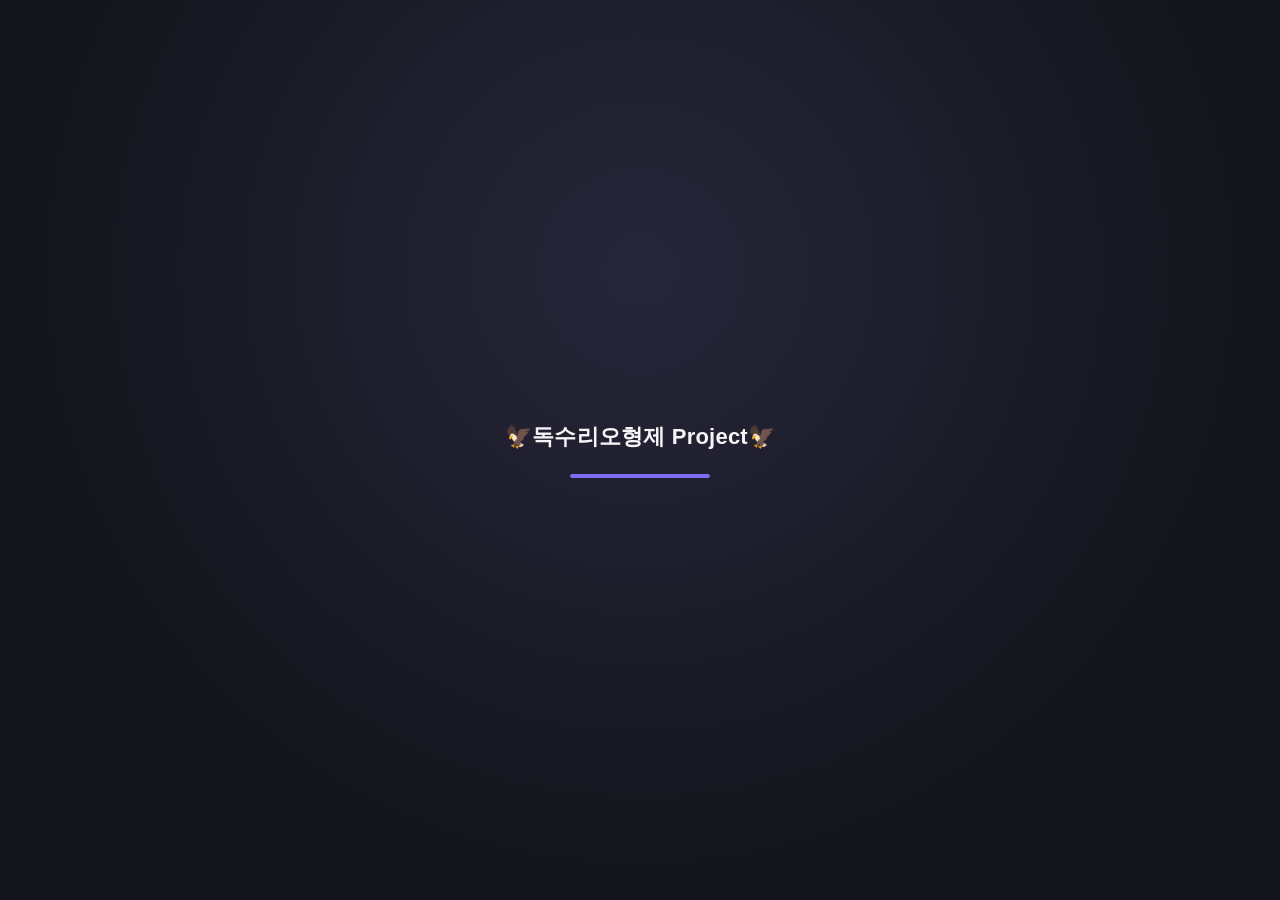
<file: index.html>
<!doctype html>
<html lang="ko">
<head>
<meta charset="UTF-8" />
<meta name="viewport" content="width=device-width, initial-scale=1, viewport-fit=cover, user-scalable=no" />
<title>캐릭터 소개</title>
<meta name="description" content="캐릭터 소개 웹앱" />

<!-- iOS 홈 화면 앱처럼 보이게 -->
<meta name="apple-mobile-web-app-capable" content="yes" />
<meta name="apple-mobile-web-app-status-bar-style" content="black-translucent" />
<meta name="apple-mobile-web-app-title" content="캐릭터 소개" />
<meta name="theme-color" content="#14141c" />
<link rel="apple-touch-icon" href="icons/icon-180.png" />
<link rel="icon" href="icons/icon-192.png" />
<link rel="manifest" href="manifest.json" />

<link rel="stylesheet" href="styles.css" />
</head>
<body>

<!-- 인트로 1단계: 제목 -->
<div id="intro-title" class="intro-screen">
  <div class="intro-title-text">🦅독수리오형제 Project🦅</div>
  <div class="loading-bar"><div class="loading-bar-fill"></div></div>
</div>

<!-- 인트로 2단계: 사진 -->
<div id="intro-photo" class="intro-screen" hidden>
  <img class="intro-photo-image" src="intro.webp" alt="독수리오형제 Project"
    onerror="this.style.display='none'; this.nextElementSibling.hidden=false;" />
  <div class="intro-photo-placeholder" hidden>사진 준비 중</div>
</div>

<!-- 메인 화면 -->
<main id="app" hidden>
  <header class="app-header">
    <h1>캐릭터 소개</h1>
    <p>캐릭터를 눌러 자세한 정보를 확인해보세요</p>
  </header>

  <div id="hero-circle" class="hero-circle"></div>
</main>

<!-- 상세 정보 모달 -->
<div id="detail-modal" class="modal" hidden>
  <div class="modal-backdrop"></div>
  <div class="modal-sheet">
    <button id="modal-close" class="modal-close" aria-label="닫기">✕</button>
    <div id="modal-body" class="modal-body"></div>
  </div>
</div>

<script src="config.js"></script>
<script src="characters.js"></script>
<script src="app.js"></script>
</body>
</html>
</file>
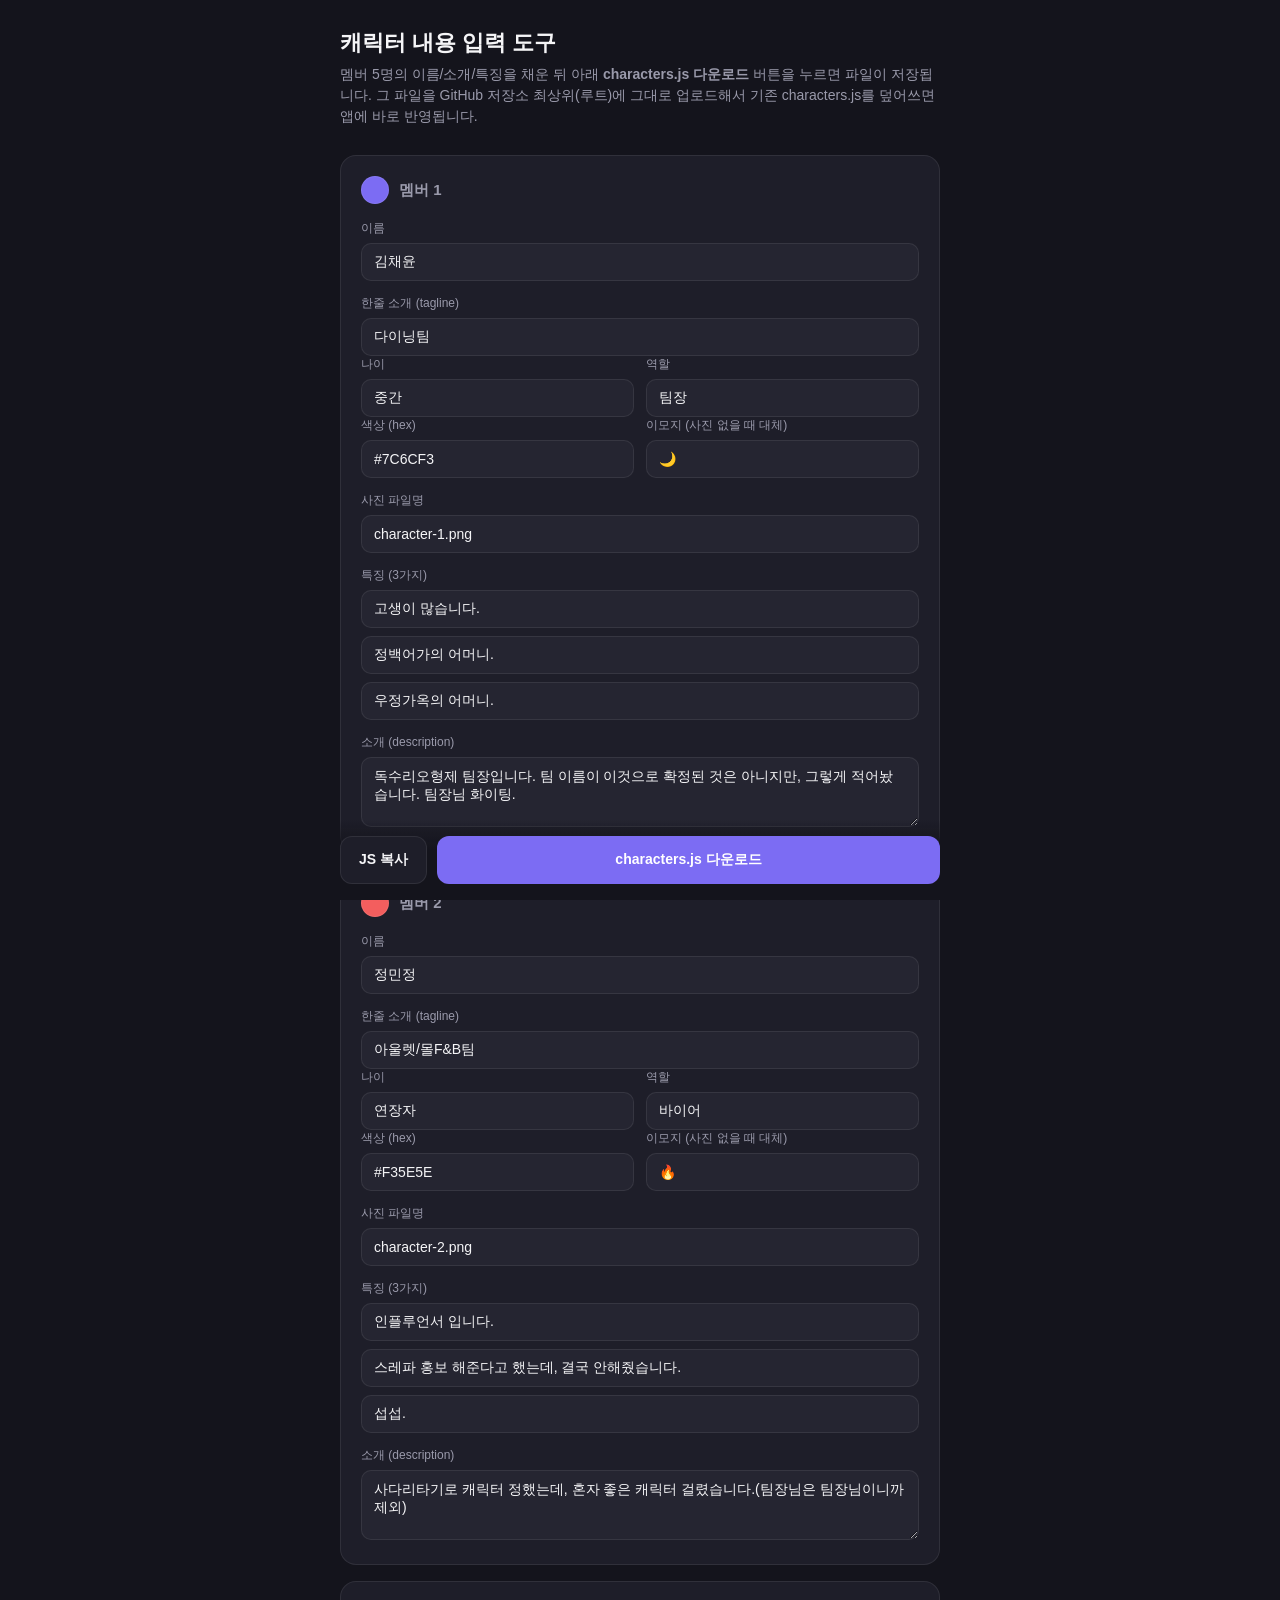
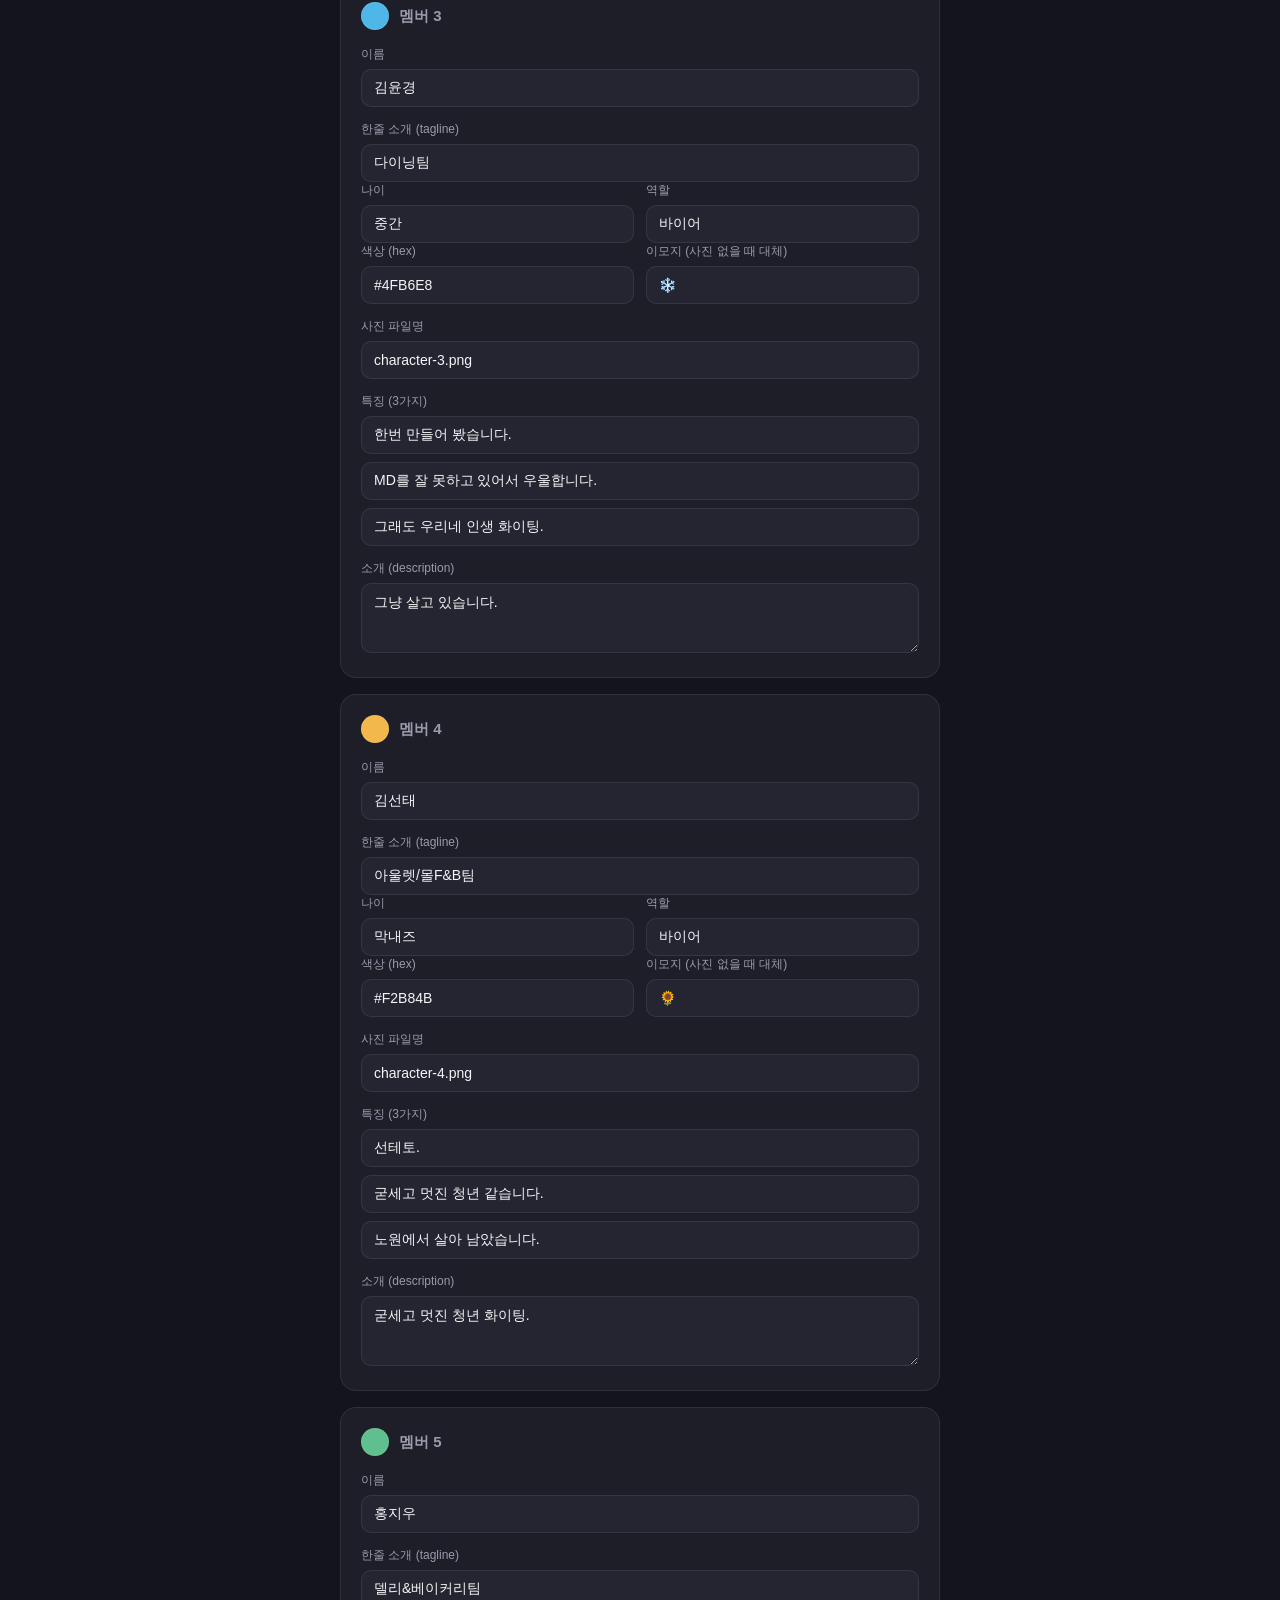
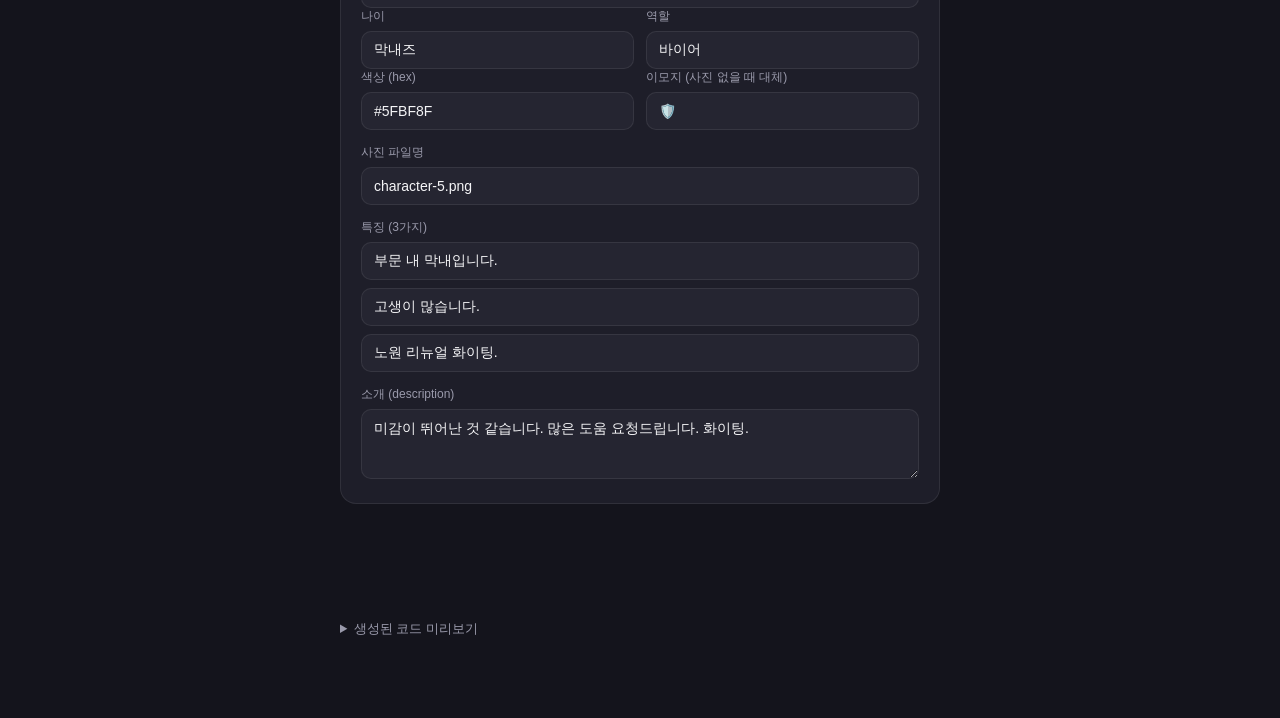
<file: editor.html>
<!doctype html>
<html lang="ko">
<head>
<meta charset="UTF-8" />
<meta name="viewport" content="width=device-width, initial-scale=1" />
<title>캐릭터 내용 입력 도구</title>
<style>
  :root {
    --bg: #14141c;
    --bg-elevated: #1e1e29;
    --bg-field: #252531;
    --text: #f5f5f7;
    --text-muted: #9a9aab;
    --accent: #7c6cf3;
    --border: rgba(255, 255, 255, 0.08);
  }
  * { box-sizing: border-box; }
  html, body {
    margin: 0;
    background: var(--bg);
    color: var(--text);
    font-family: -apple-system, BlinkMacSystemFont, "Pretendard", "Apple SD Gothic Neo", sans-serif;
  }
  .wrap {
    max-width: 640px;
    margin: 0 auto;
    padding: 28px 20px 80px;
  }
  h1 {
    font-size: 22px;
    margin: 0 0 6px;
  }
  .sub {
    color: var(--text-muted);
    font-size: 14px;
    margin: 0 0 28px;
    line-height: 1.5;
  }
  .card {
    background: var(--bg-elevated);
    border: 1px solid var(--border);
    border-radius: 16px;
    padding: 20px;
    margin-bottom: 16px;
  }
  .card-head {
    display: flex;
    align-items: center;
    gap: 10px;
    margin-bottom: 16px;
  }
  .swatch {
    width: 28px;
    height: 28px;
    border-radius: 50%;
    flex: none;
    border: 1px solid var(--border);
  }
  .card-head h2 {
    font-size: 15px;
    margin: 0;
    color: var(--text-muted);
    font-weight: 600;
  }
  label {
    display: block;
    font-size: 12px;
    color: var(--text-muted);
    margin: 14px 0 6px;
  }
  label:first-of-type {
    margin-top: 0;
  }
  input[type="text"], textarea {
    width: 100%;
    background: var(--bg-field);
    border: 1px solid var(--border);
    border-radius: 10px;
    padding: 10px 12px;
    color: var(--text);
    font-size: 14px;
    font-family: inherit;
    resize: vertical;
  }
  input[type="text"]:focus, textarea:focus {
    outline: none;
    border-color: var(--accent);
  }
  .row2 {
    display: grid;
    grid-template-columns: 1fr 1fr;
    gap: 12px;
  }
  .feature-row {
    display: flex;
    gap: 8px;
    margin-bottom: 8px;
  }
  .feature-row input {
    flex: 1;
  }
  .actions {
    position: sticky;
    bottom: 0;
    display: flex;
    gap: 10px;
    padding: 16px 0;
    background: linear-gradient(to top, var(--bg) 60%, transparent);
  }
  button {
    font-family: inherit;
    font-size: 14px;
    font-weight: 600;
    border-radius: 12px;
    border: none;
    padding: 14px 18px;
    cursor: pointer;
  }
  .btn-primary {
    flex: 1;
    background: var(--accent);
    color: white;
  }
  .btn-secondary {
    background: var(--bg-elevated);
    color: var(--text);
    border: 1px solid var(--border);
  }
  details {
    margin-top: 20px;
  }
  summary {
    cursor: pointer;
    color: var(--text-muted);
    font-size: 13px;
  }
  textarea#output {
    width: 100%;
    height: 260px;
    margin-top: 10px;
    font-family: ui-monospace, SFMono-Regular, Menlo, monospace;
    font-size: 12px;
    white-space: pre;
  }
  .toast {
    position: fixed;
    left: 50%;
    bottom: 90px;
    transform: translateX(-50%);
    background: var(--bg-elevated);
    border: 1px solid var(--border);
    padding: 10px 18px;
    border-radius: 999px;
    font-size: 13px;
    opacity: 0;
    pointer-events: none;
    transition: opacity 0.2s ease;
  }
  .toast.show {
    opacity: 1;
  }
</style>
</head>
<body>
<div class="wrap">
  <h1>캐릭터 내용 입력 도구</h1>
  <p class="sub">
    멤버 5명의 이름/소개/특징을 채운 뒤 아래 <b>characters.js 다운로드</b> 버튼을 누르면
    파일이 저장됩니다. 그 파일을 GitHub 저장소 최상위(루트)에 그대로 업로드해서
    기존 characters.js를 덮어쓰면 앱에 바로 반영됩니다.
  </p>

  <div id="cards"></div>

  <div class="actions">
    <button class="btn-secondary" id="btn-copy">JS 복사</button>
    <button class="btn-primary" id="btn-download">characters.js 다운로드</button>
  </div>

  <details>
    <summary>생성된 코드 미리보기</summary>
    <textarea id="output" readonly></textarea>
  </details>
</div>

<div class="toast" id="toast"></div>

<script src="characters.js"></script>
<script>
  const cardsEl = document.getElementById("cards");
  const outputEl = document.getElementById("output");
  const toastEl = document.getElementById("toast");

  function showToast(msg) {
    toastEl.textContent = msg;
    toastEl.classList.add("show");
    setTimeout(() => toastEl.classList.remove("show"), 1600);
  }

  function cardHtml(c, index) {
    const features = c.features && c.features.length ? c.features : ["", "", ""];
    while (features.length < 3) features.push("");
    return `
      <div class="card" data-index="${index}">
        <div class="card-head">
          <div class="swatch" style="background:${c.color || "#7C6CF3"}"></div>
          <h2>멤버 ${index + 1}</h2>
        </div>

        <label>이름</label>
        <input type="text" class="f-name" value="${escapeAttr(c.name || "")}" placeholder="예) 루나" />

        <label>한줄 소개 (tagline)</label>
        <input type="text" class="f-tagline" value="${escapeAttr(c.tagline || "")}" placeholder="예) 달빛 아래의 몽상가" />

        <div class="row2">
          <div>
            <label>나이</label>
            <input type="text" class="f-age" value="${escapeAttr(c.age || "")}" placeholder="예) 17세" />
          </div>
          <div>
            <label>역할</label>
            <input type="text" class="f-role" value="${escapeAttr(c.role || "")}" placeholder="예) 리더" />
          </div>
        </div>

        <div class="row2">
          <div>
            <label>색상 (hex)</label>
            <input type="text" class="f-color" value="${escapeAttr(c.color || "#7C6CF3")}" placeholder="#7C6CF3" />
          </div>
          <div>
            <label>이모지 (사진 없을 때 대체)</label>
            <input type="text" class="f-emoji" value="${escapeAttr(c.emoji || "")}" placeholder="🌙" />
          </div>
        </div>

        <label>사진 파일명</label>
        <input type="text" class="f-image" value="${escapeAttr(c.image || "")}" placeholder="예) character-1.png" />

        <label>특징 (3가지)</label>
        <div class="feature-row"><input type="text" class="f-feature" value="${escapeAttr(features[0])}" /></div>
        <div class="feature-row"><input type="text" class="f-feature" value="${escapeAttr(features[1])}" /></div>
        <div class="feature-row"><input type="text" class="f-feature" value="${escapeAttr(features[2])}" /></div>

        <label>소개 (description)</label>
        <textarea class="f-description" rows="3">${escapeHtml(c.description || "")}</textarea>
      </div>
    `;
  }

  function escapeAttr(s) {
    return String(s).replace(/"/g, "&quot;");
  }
  function escapeHtml(s) {
    return String(s).replace(/</g, "&lt;").replace(/>/g, "&gt;");
  }

  function render() {
    const data = (typeof CHARACTERS !== "undefined" && CHARACTERS.length) ? CHARACTERS : [
      {}, {}, {}, {}, {}
    ];
    cardsEl.innerHTML = data.map(cardHtml).join("");
    updateOutput();
    cardsEl.querySelectorAll("input, textarea").forEach((el) => {
      el.addEventListener("input", updateOutput);
    });
  }

  function readCards() {
    return Array.from(cardsEl.querySelectorAll(".card")).map((card, i) => {
      const val = (sel) => card.querySelector(sel).value.trim();
      const features = Array.from(card.querySelectorAll(".f-feature"))
        .map((el) => el.value.trim())
        .filter(Boolean);
      return {
        id: i + 1,
        name: val(".f-name"),
        tagline: val(".f-tagline"),
        image: val(".f-image") || null,
        color: val(".f-color") || "#7C6CF3",
        emoji: val(".f-emoji"),
        age: val(".f-age"),
        role: val(".f-role"),
        features,
        description: card.querySelector(".f-description").value.trim(),
      };
    });
  }

  function toJsSource(list) {
    const body = list.map((c) => `  {
    id: ${c.id},
    name: ${JSON.stringify(c.name)},
    tagline: ${JSON.stringify(c.tagline)},
    image: ${c.image ? JSON.stringify(c.image) : "null"},
    color: ${JSON.stringify(c.color)},
    emoji: ${JSON.stringify(c.emoji)},
    age: ${JSON.stringify(c.age)},
    role: ${JSON.stringify(c.role)},
    features: [
${c.features.map((f) => `      ${JSON.stringify(f)},`).join("\n")}
    ],
    description: ${JSON.stringify(c.description)},
  }`).join(",\n");

    return `// 캐릭터 소개 데이터
// 여기 내용만 바꾸면 앱에 바로 반영됩니다.
// image: 캐릭터 프로필 사진 경로. 아직 없으면 null로 두면
// 색상 배경 + 이모지로 자동 대체됩니다.
const CHARACTERS = [
${body},
];
`;
  }

  function updateOutput() {
    outputEl.value = toJsSource(readCards());
  }

  document.getElementById("btn-copy").addEventListener("click", async () => {
    updateOutput();
    try {
      await navigator.clipboard.writeText(outputEl.value);
      showToast("복사했어요");
    } catch {
      outputEl.select();
      document.execCommand("copy");
      showToast("복사했어요");
    }
  });

  document.getElementById("btn-download").addEventListener("click", () => {
    updateOutput();
    const blob = new Blob([outputEl.value], { type: "text/javascript" });
    const url = URL.createObjectURL(blob);
    const a = document.createElement("a");
    a.href = url;
    a.download = "characters.js";
    a.click();
    URL.revokeObjectURL(url);
    showToast("다운로드했어요");
  });

  render();
</script>
</body>
</html>
</file>
<file: styles.css>
:root {
  --bg: #14141c;
  --bg-elevated: #1e1e29;
  --text: #f5f5f7;
  --text-muted: #9a9aab;
  --accent: #7c6cf3;
}

* {
  box-sizing: border-box;
}

html, body {
  margin: 0;
  padding: 0;
  height: 100%;
  background: var(--bg);
  color: var(--text);
  font-family: -apple-system, BlinkMacSystemFont, "SF Pro Text", "Pretendard",
    "Apple SD Gothic Neo", sans-serif;
  overscroll-behavior-y: contain;
  -webkit-tap-highlight-color: transparent;
}

/* ---------- 인트로 화면 (제목 → 사진 → 캐릭터 3단계) ---------- */
.intro-screen {
  position: fixed;
  inset: 0;
  display: flex;
  flex-direction: column;
  align-items: center;
  justify-content: center;
  gap: 22px;
  padding: 24px;
  background: radial-gradient(circle at 50% 30%, #26263a, #14141c 70%);
  z-index: 100;
  opacity: 1;
  transition: opacity 0.5s ease;
}

.intro-screen.fade-out {
  opacity: 0;
}

.intro-screen[hidden] {
  display: none;
}

.intro-title-text {
  font-size: 22px;
  font-weight: 700;
  letter-spacing: 0.01em;
  text-align: center;
  text-wrap: balance;
  animation: pulse 1.6s ease-in-out infinite;
}

.intro-photo-image {
  width: min(80vw, 360px);
  border-radius: 18px;
  box-shadow: 0 10px 30px rgba(0, 0, 0, 0.45);
  border: 1px solid rgba(255, 255, 255, 0.08);
}

.intro-photo-placeholder {
  color: var(--text-muted);
  font-size: 14px;
}

.loading-bar {
  width: 140px;
  height: 4px;
  border-radius: 2px;
  background: rgba(255, 255, 255, 0.12);
  overflow: hidden;
}

.loading-bar-fill {
  height: 100%;
  width: 0%;
  background: var(--accent);
  border-radius: 2px;
  animation: loadBar 1.3s ease forwards;
}

@keyframes loadBar {
  to {
    width: 100%;
  }
}

@keyframes pulse {
  0%, 100% { opacity: 1; }
  50% { opacity: 0.75; }
}

/* ---------- 메인 화면 ---------- */
#app {
  min-height: 100dvh;
  padding: env(safe-area-inset-top, 24px) 20px calc(env(safe-area-inset-bottom, 24px) + 12px);
  max-width: 560px;
  margin: 0 auto;
}

.app-header {
  padding: 24px 4px 8px;
  text-align: center;
}

.app-header h1 {
  margin: 0 0 6px;
  font-size: 24px;
  font-weight: 700;
}

.app-header p {
  margin: 0;
  color: var(--text-muted);
  font-size: 14px;
}

/* ---------- 원형 캐릭터 배치 ---------- */
.hero-circle {
  position: relative;
  width: min(84vw, 380px);
  aspect-ratio: 1 / 1;
  margin: 28px auto 40px;
}

.hero-center {
  position: absolute;
  left: 50%;
  top: 50%;
  width: 58%;
  height: 58%;
  transform: translate(-50%, -50%);
  border-radius: 16px;
  overflow: hidden;
  display: flex;
  align-items: center;
  justify-content: center;
  background: linear-gradient(155deg, #2a2a3d, #17171f);
  border: 1px solid rgba(255, 255, 255, 0.08);
  box-shadow: 0 8px 24px rgba(0, 0, 0, 0.35);
}

.hero-center img {
  width: 100%;
  height: 100%;
  object-fit: cover;
}

.hero-center-placeholder {
  color: var(--text-muted);
  font-size: 13px;
  text-align: center;
  padding: 12px;
}

.hero-avatar {
  position: absolute;
  width: 22%;
  aspect-ratio: 1 / 1;
  transform: translate(-50%, -50%);
  border-radius: 50%;
  border: 3px solid var(--bg);
  box-shadow: 0 4px 14px rgba(0, 0, 0, 0.4);
  overflow: hidden;
  display: flex;
  align-items: center;
  justify-content: center;
  font-size: clamp(20px, 6vw, 28px);
  cursor: pointer;
  padding: 0;
  transition: transform 0.15s ease;
}

.hero-avatar:active {
  transform: translate(-50%, -50%) scale(0.92);
}

.hero-avatar img {
  width: 100%;
  height: 100%;
  object-fit: cover;
}

/* ---------- 모달 ---------- */
.modal {
  position: fixed;
  inset: 0;
  z-index: 200;
  display: flex;
  align-items: flex-end;
}

.modal[hidden] {
  display: none;
}

.modal-backdrop {
  position: absolute;
  inset: 0;
  background: rgba(0, 0, 0, 0.55);
  animation: fadeIn 0.2s ease;
}

.modal-sheet {
  position: relative;
  width: 100%;
  max-width: 560px;
  margin: 0 auto;
  background: var(--bg-elevated);
  border-radius: 24px 24px 0 0;
  padding: 20px 24px calc(env(safe-area-inset-bottom, 20px) + 24px);
  animation: slideUp 0.25s ease;
  max-height: 85dvh;
  overflow-y: auto;
}

@keyframes slideUp {
  from { transform: translateY(30px); opacity: 0; }
  to { transform: translateY(0); opacity: 1; }
}

@keyframes fadeIn {
  from { opacity: 0; }
  to { opacity: 1; }
}

.modal-close {
  position: absolute;
  top: 14px;
  right: 16px;
  width: 32px;
  height: 32px;
  border-radius: 50%;
  border: none;
  background: rgba(255, 255, 255, 0.08);
  color: var(--text);
  font-size: 15px;
  cursor: pointer;
}

.modal-avatar {
  width: 84px;
  height: 84px;
  border-radius: 50%;
  overflow: hidden;
  display: flex;
  align-items: center;
  justify-content: center;
  font-size: 40px;
  margin: 4px auto 16px;
}

.modal-avatar img {
  width: 100%;
  height: 100%;
  object-fit: cover;
}

.modal-name {
  text-align: center;
  font-size: 22px;
  font-weight: 700;
  margin: 0 0 2px;
}

.modal-tagline {
  text-align: center;
  color: var(--text-muted);
  font-size: 13px;
  margin: 0 0 18px;
}

.modal-meta {
  display: flex;
  justify-content: center;
  gap: 10px;
  margin-bottom: 18px;
}

.modal-meta span {
  background: rgba(255, 255, 255, 0.06);
  padding: 6px 12px;
  border-radius: 999px;
  font-size: 12px;
  color: var(--text-muted);
}

.modal-section-title {
  font-size: 13px;
  font-weight: 600;
  color: var(--text-muted);
  margin: 18px 0 8px;
  text-transform: uppercase;
  letter-spacing: 0.04em;
}

.modal-description {
  font-size: 14px;
  line-height: 1.6;
  color: var(--text);
  margin: 0;
}

.modal-features {
  margin: 0;
  padding-left: 18px;
  display: flex;
  flex-direction: column;
  gap: 6px;
}

.modal-features li {
  font-size: 14px;
  line-height: 1.5;
}
</file>
